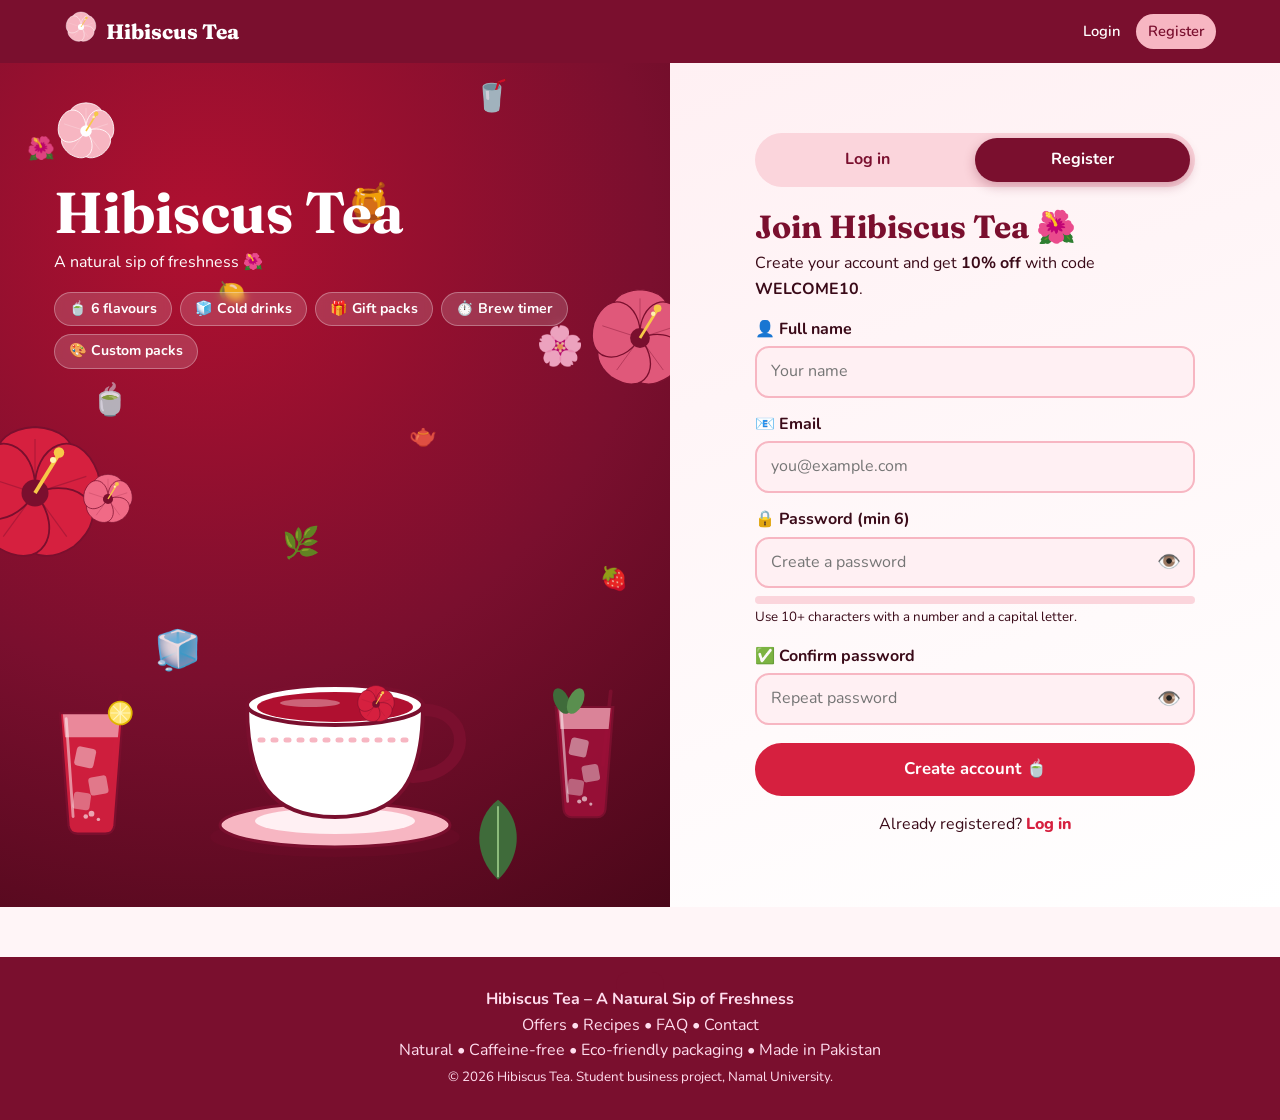
<file: hibiscus_tea_single.html>
<!DOCTYPE html>
<html lang="en">
<head>
<meta charset="UTF-8">
<meta name="viewport" content="width=device-width, initial-scale=1">
<title>Florenza-Hibiscus Tea – A Natural Sip of Freshness</title>
<link rel="preconnect" href="https://fonts.googleapis.com">
<link href="https://fonts.googleapis.com/css2?family=Fraunces:ital,wght@0,600;0,800;1,500&family=Nunito:wght@400;600;700&display=swap" rel="stylesheet">
<style>
:root{--wine:#7a0f2e;--red:#d6203f;--rose:#f7b6c2;--blush:#fff0f3;--pink:#fbd5dc;--leaf:#3f6b3a;--ink:#3a0a18;--card:#fff;--bg:#fff5f7;--r:22px}
body.dark{--bg:#2a0612;--card:#3d0c1d;--ink:#ffe4ea;--blush:#47101f;--pink:#5a1427}
*{box-sizing:border-box;margin:0}
body{font-family:Nunito,system-ui,sans-serif;background:var(--bg);color:var(--ink);line-height:1.6;overflow-x:hidden}
h1,h2,h3{font-family:Fraunces,Georgia,serif;color:var(--wine);line-height:1.15}
body.dark h1,body.dark h2,body.dark h3{color:#ffb3c3}
a{color:inherit;text-decoration:none}
button{font:inherit;cursor:pointer}
:focus-visible{outline:3px solid var(--red);outline-offset:2px}
header{position:sticky;top:0;z-index:50;background:var(--wine);color:#fff;display:flex;align-items:center;gap:14px;padding:10px 5%;flex-wrap:wrap}
.logo{font-family:Fraunces,serif;font-weight:800;font-size:1.3rem;display:flex;align-items:center;gap:8px}
.logo svg{width:34px;height:34px}
nav{display:flex;gap:4px;flex-wrap:wrap;margin-left:auto}
nav a{padding:6px 12px;border-radius:20px;font-weight:600;font-size:.92rem}
nav a:hover,nav a.on{background:var(--rose);color:var(--wine)}
.avatar{width:34px;height:34px;border-radius:50%;object-fit:cover;background:var(--rose);display:inline-grid;place-items:center;color:var(--wine);font-weight:800}
.btn{background:var(--red);color:#fff;border:0;padding:11px 24px;border-radius:30px;font-weight:700;transition:transform .2s,background .2s;display:inline-block}
.btn:hover{background:var(--wine);transform:translateY(-2px)}
.btn.alt{background:transparent;border:2px solid var(--wine);color:var(--wine)}
body.dark .btn.alt{color:#ffb3c3;border-color:#ffb3c3}
main{min-height:70vh}
section.pg{padding:50px 5%;max-width:1200px;margin:auto}
.hero{background:linear-gradient(135deg,var(--pink),var(--blush));display:grid;grid-template-columns:1.1fr 1fr;align-items:center;gap:20px;padding:50px 5%;position:relative;overflow:hidden;min-height:560px}
.hero h1{font-size:clamp(2.2rem,5vw,3.8rem);margin-bottom:14px}
.hero p{max-width:480px;margin-bottom:22px}
.hero .art{position:relative;height:420px}
.hero .art .cup{position:absolute;left:50%;top:50%;width:330px;transform:translate(-50%,-45%)}
.hero .art .fl{position:absolute}
@media(max-width:800px){.hero{grid-template-columns:1fr}.hero .art{height:320px}}
.petal{position:absolute;top:-40px;width:22px;opacity:.8;pointer-events:none;animation:fall linear infinite}
@keyframes fall{to{transform:translateY(700px) rotate(540deg)}}
.sway{animation:sway 5s ease-in-out infinite;transform-origin:50% 100%}
.spin{animation:spin 24s linear infinite}
.bob{animation:bob 4s ease-in-out infinite}
@keyframes sway{50%{transform:rotate(9deg)}}
@keyframes spin{to{transform:rotate(360deg)}}
@keyframes bob{50%{transform:translateY(-14px)}}
.steam path{stroke:#fff;stroke-width:4;fill:none;stroke-linecap:round;opacity:0;animation:steam 3s ease-in-out infinite}
.steam path:nth-child(2){animation-delay:1s}.steam path:nth-child(3){animation-delay:2s}
@keyframes steam{0%{opacity:0;transform:translateY(10px)}40%{opacity:.8}100%{opacity:0;transform:translateY(-30px)}}
.bub circle{fill:#fff;opacity:.6;animation:rise 3s linear infinite}
.bub circle:nth-child(2){animation-delay:1s}.bub circle:nth-child(3){animation-delay:2s}
@keyframes rise{from{transform:translateY(0)}to{transform:translateY(-90px);opacity:0}}
.grid{display:grid;grid-template-columns:repeat(auto-fill,minmax(250px,1fr));gap:22px;margin-top:26px}
.card{background:var(--card);border-radius:var(--r);padding:20px;box-shadow:0 8px 24px rgba(122,15,46,.12);text-align:center;transition:transform .3s}
.card:hover{transform:translateY(-6px) rotate(-.6deg)}
.card svg.item{width:150px;height:150px}
.card h3{font-size:1.25rem;margin:8px 0 4px}
.card .price{font-weight:800;color:var(--red);margin:6px 0 10px}
.tag{display:inline-block;background:var(--rose);color:var(--wine);border-radius:12px;padding:2px 10px;font-size:.78rem;font-weight:700;margin:2px}
.bar{background:var(--wine);color:#fff;text-align:center;padding:30px 5%;display:flex;gap:30px;justify-content:space-around;flex-wrap:wrap}
.bar b{font-family:Fraunces,serif;font-size:1.3rem;display:block}
.two{display:grid;grid-template-columns:1fr 1fr;gap:30px;align-items:center}
@media(max-width:800px){.two{grid-template-columns:1fr}}
.form{max-width:430px;margin:40px auto;background:var(--card);padding:32px;border-radius:var(--r);box-shadow:0 12px 36px rgba(122,15,46,.18);position:relative;overflow:hidden}
.form label{display:block;font-weight:700;margin:14px 0 4px}
input,select,textarea{width:100%;padding:11px 14px;border:2px solid var(--rose);border-radius:14px;font:inherit;background:var(--blush);color:var(--ink)}
input:focus,select:focus{border-color:var(--red);outline:0}
.msg{margin-top:12px;font-weight:700;color:var(--red)}
.ok{color:var(--leaf)}
.timer{display:grid;place-items:center;gap:14px;text-align:center}
.ring{position:relative;width:260px;height:260px}
.ring svg{width:100%;height:100%;transform:rotate(-90deg)}
.ring .t{position:absolute;inset:0;display:grid;place-items:center;font-family:Fraunces,serif;font-size:3rem;color:var(--wine)}
body.dark .ring .t{color:#ffb3c3}
.steps{counter-reset:s;list-style:none;padding:0}
.steps li{counter-increment:s;background:var(--card);margin:10px 0;padding:14px 16px 14px 60px;border-radius:16px;position:relative}
.steps li:before{content:counter(s);position:absolute;left:14px;top:50%;transform:translateY(-50%);background:var(--red);color:#fff;width:32px;height:32px;border-radius:50%;display:grid;place-items:center;font-weight:800}
.chips{display:flex;gap:8px;flex-wrap:wrap;margin:10px 0}
.chip{border:2px solid var(--wine);background:none;color:var(--wine);padding:6px 14px;border-radius:20px;font-weight:700}
body.dark .chip{color:#ffb3c3;border-color:#ffb3c3}
.chip.on{background:var(--wine);color:#fff}
.sw{width:34px;height:34px;border-radius:50%;border:3px solid #fff;box-shadow:0 0 0 2px var(--wine);margin:3px}
#toast{position:fixed;bottom:24px;left:50%;transform:translate(-50%,120px);background:var(--wine);color:#fff;padding:12px 24px;border-radius:30px;transition:.4s;z-index:99}
#toast.show{transform:translate(-50%,0)}
footer{background:var(--wine);color:#fde;text-align:center;padding:30px 5%;margin-top:50px}
.big-av{width:120px;height:120px;border-radius:50%;object-fit:cover;background:var(--rose);display:grid;place-items:center;font-size:3rem;color:var(--wine);margin:auto;border:4px solid var(--red)}
.row{display:flex;justify-content:space-between;align-items:center;gap:10px;padding:10px 0;border-bottom:1px dashed var(--rose)}
body.noanim *{animation:none!important}
@media(prefers-reduced-motion:reduce){*{animation:none!important}}

/* ---- extra ---- */
.strip{background:var(--red);color:#fff;text-align:center;padding:8px 5%;font-weight:600}
.more{position:relative}
.more summary{list-style:none;padding:6px 12px;border-radius:20px;font-weight:600;font-size:.92rem;cursor:pointer}
.more summary::-webkit-details-marker{display:none}
.more summary:hover,.more[open] summary{background:var(--rose);color:var(--wine)}
.more div{position:absolute;right:0;top:110%;background:var(--wine);border-radius:16px;padding:8px;display:grid;min-width:170px;box-shadow:0 12px 30px rgba(0,0,0,.3);z-index:60}
.heart{position:absolute;right:14px;top:12px;background:none;border:0;font-size:1.5rem;color:#d9b3bb;transition:transform .2s}
.heart:hover{transform:scale(1.25)}.heart.on{color:var(--red)}
.bar.light{background:var(--pink);color:var(--wine)}
body.dark .bar.light{color:#ffb3c3}
.quizcta{display:flex;align-items:center;gap:24px;justify-content:center;flex-wrap:wrap}
.cl{display:flex;align-items:center;justify-content:space-between;gap:12px;margin-bottom:12px;padding:14px 18px;text-align:left}
.qty{display:flex;align-items:center;gap:10px}
.qty button,.x{width:30px;height:30px;border-radius:50%;border:2px solid var(--wine);background:none;color:var(--wine);font-weight:800}
body.dark .qty button,body.dark .x{color:#ffb3c3;border-color:#ffb3c3}
.x{border-color:transparent}
.acc{background:var(--card);border-radius:16px;padding:14px 18px;margin:12px 0;box-shadow:0 4px 14px rgba(122,15,46,.1)}
.acc summary{font-weight:700;cursor:pointer;font-family:Fraunces,serif;color:var(--wine)}
body.dark .acc summary{color:#ffb3c3}
.acc ul,.acc ol{margin:6px 0 10px 20px}
.coupon{border:3px dashed var(--red)}
.coupon h3{letter-spacing:2px}
.prog{background:var(--pink);border-radius:20px;height:12px;overflow:hidden;margin:10px 0}
.prog i{display:block;height:100%;background:var(--red);border-radius:20px}
.stars{color:#f0a500;letter-spacing:2px;font-size:1.1rem}
.note{margin-top:24px;text-align:left;border-left:6px solid var(--red)}
textarea{resize:vertical}
nav{align-items:center}

/* ---- rich auth ---- */
.auth{display:grid;grid-template-columns:1.1fr 1fr;min-height:calc(100vh - 56px)}
.aart{position:relative;overflow:hidden;background:radial-gradient(circle at 30% 20%,#b01030,#7a0f2e 55%,#4a0719);color:#fff;min-height:620px}
.aart>*{position:absolute}
.aart .petal{z-index:1}
.emo{z-index:1;animation:floaty 6s ease-in-out infinite;opacity:.85}
@keyframes floaty{50%{transform:translateY(-18px) rotate(10deg)}}
.abrand{position:relative!important;z-index:4;padding:36px 8%}
.alogo{width:64px}
.abrand h1{color:#fff;font-size:clamp(2.3rem,4.5vw,3.6rem);margin:8px 0 4px}
.achips{display:flex;flex-wrap:wrap;gap:8px;margin-top:16px}
.achips span{background:rgba(255,255,255,.16);border:1px solid rgba(255,255,255,.3);backdrop-filter:blur(4px);padding:5px 14px;border-radius:20px;font-weight:700;font-size:.88rem}
.a-cup{left:50%;bottom:4%;width:300px;margin-left:-150px;z-index:3}
.a-gl1{left:5%;bottom:7%;width:115px;z-index:3}
.a-gl2{right:5%;bottom:9%;width:105px;z-index:3}
.a-fl1{left:-40px;top:42%;width:150px;z-index:2}
.a-fl2{right:-25px;top:26%;width:110px;z-index:2}
.a-fl3{left:12%;bottom:44%;width:56px;z-index:2}
.a-lf{right:22%;bottom:2%;width:50px;z-index:2}
.aform{background:linear-gradient(160deg,#fff0f3,#fff);display:flex;align-items:center;padding:40px 6%;color:#3a0a18}
.ainner{width:100%;max-width:440px;margin:auto}
.aform h2{font-size:2rem;color:var(--wine)}
.sub{margin:6px 0 4px}
.atabs{display:flex;background:var(--pink);border-radius:30px;padding:5px;margin-bottom:22px}
.atabs a{flex:1;text-align:center;padding:9px;border-radius:25px;font-weight:700;color:var(--wine)}
.atabs a.on{background:var(--wine);color:#fff;box-shadow:0 4px 12px rgba(122,15,46,.3)}
.aform label{display:block;font-weight:700;margin:14px 0 4px}
.pw{position:relative}
.pw input{padding-right:46px}
.eye{position:absolute;right:8px;top:50%;transform:translateY(-50%);background:none;border:0;font-size:1.2rem}
.btn.wide{width:100%;margin-top:6px;font-size:1.05rem;padding:13px}
.meter{height:8px;background:var(--pink);border-radius:8px;margin-top:8px;overflow:hidden}
.meter i{display:block;height:100%;width:0;border-radius:8px;transition:.3s}
.alt-link{text-align:center;margin-top:16px}
.alt-link a{color:var(--red);font-weight:800}
@media(max-width:800px){.auth{grid-template-columns:1fr}.aart{min-height:560px}.a-cup{width:240px;margin-left:-120px}}
</style>
</head>
<body>
<header>
  <a class="logo" href="#/home"><span id="lg"></span>Hibiscus Tea</a>
  <nav id="nav"></nav>
</header>
<main id="app"></main>
<footer>
  <b>Hibiscus Tea – A Natural Sip of Freshness</b><br>
  <a href="#/offers">Offers</a> • <a href="#/recipes">Recipes</a> • <a href="#/faq">FAQ</a> • <a href="#/contact">Contact</a><br>
  Natural • Caffeine-free • Eco-friendly packaging • Made in Pakistan<br>
  <small>© 2026 Hibiscus Tea. Student business project, Namal University.</small>
</footer>
<div id="toast"></div>

<script>
/* ---------- Safety: storage fallback + link fix for iframes (Streamlit) ---------- */
(function(){try{localStorage.setItem('__t','1');localStorage.removeItem('__t')}catch(e){const m={};Object.defineProperty(window,'localStorage',{value:new Proxy({getItem:k=>k in m?m[k]:null,setItem:(k,v)=>{m[k]=String(v)},removeItem:k=>{delete m[k]}},{get:(t,k)=>k in t?t[k]:m[k],set:(t,k,v)=>{m[k]=String(v);return true},deleteProperty:(t,k)=>{delete m[k];return true}})})}})();
document.addEventListener('click',e=>{const a=e.target.closest&&e.target.closest('a[href^="#/"]');if(!a)return;e.preventDefault();const h=a.getAttribute('href');if(location.hash===h)window.dispatchEvent(new HashChangeEvent('hashchange'));else location.hash=h});
/* ---------- SVG helpers ---------- */
const $=s=>document.querySelector(s);
const flower=(c='#d6203f',d='#7a0f2e',cls='')=>{
  let p='';for(let i=0;i<5;i++)p+=`<path d="M50 50C18 42 14 8 50 6C86 8 82 42 50 50Z" fill="${c}" stroke="${d}" stroke-width="1.2" transform="rotate(${i*72} 50 50)"/><path d="M50 48L50 14" stroke="${d}" stroke-width=".8" opacity=".4" transform="rotate(${i*72} 50 50)"/>`;
  return `<svg class="${cls}" viewBox="0 0 100 100">${p}<circle cx="50" cy="50" r="9" fill="${d}"/><path d="M50 50L66 24" stroke="#f7c948" stroke-width="2.5"/><circle cx="66" cy="23" r="3.5" fill="#f7c948"/><circle cx="62" cy="28" r="2" fill="#fff3b0"/></svg>`};
const leaf=(cls='')=>`<svg class="${cls}" viewBox="0 0 60 100"><path d="M30 98C0 70 0 25 30 2C60 25 60 70 30 98Z" fill="#3f6b3a"/><path d="M30 95V10" stroke="#9ccc8a" stroke-width="2"/></svg>`;
const cup=(tea='#b01030',cls='',flowerOn=true)=>`<svg class="${cls}" viewBox="0 0 300 260">
<ellipse cx="150" cy="232" rx="125" ry="20" fill="#7a0f2e" opacity=".25"/>
<ellipse cx="150" cy="220" rx="115" ry="22" fill="#f7b6c2" stroke="#7a0f2e" stroke-width="3"/>
<ellipse cx="150" cy="216" rx="80" ry="13" fill="#fff0f3"/>
<path d="M232 105C290 100 290 170 228 172" fill="none" stroke="#7a0f2e" stroke-width="12" stroke-linecap="round"/>
<path d="M62 100H238C238 175 215 212 150 212C85 212 62 175 62 100Z" fill="#fff" stroke="#7a0f2e" stroke-width="4"/>
<path d="M75 135H225" stroke="#f7b6c2" stroke-width="5" stroke-dasharray="3 10" stroke-linecap="round"/>
<ellipse cx="150" cy="100" rx="88" ry="20" fill="#fff" stroke="#7a0f2e" stroke-width="4"/>
<ellipse cx="150" cy="102" rx="78" ry="15" fill="${tea}"/>
<ellipse cx="125" cy="98" rx="30" ry="4" fill="#fff" opacity=".35"/>
${flowerOn?`<g class="bob" style="transform-origin:150px 100px"><g transform="translate(170 78) scale(.42)">${flower().replace(/<\/?svg[^>]*>/g,'')}</g></g>`:''}
<g class="steam" transform="translate(0 20)"><path d="M115 70C100 50 130 40 115 18"/><path d="M150 70C135 50 165 40 150 18"/><path d="M185 70C170 50 200 40 185 18"/></g></svg>`;
const glass=(liq='#d6203f',top='#f7b6c2',garn='lemon',cls='')=>`<svg class="${cls}" viewBox="0 0 200 260">
<path d="M150 10L135 150" stroke="#7a0f2e" stroke-width="7" stroke-linecap="round"/>
<path d="M45 40H155L140 235C139 245 132 250 124 250H76C68 250 61 245 60 235Z" fill="${liq}" opacity=".92"/>
<path d="M50 40H150L146 82H54Z" fill="${top}" opacity=".7"/>
<rect x="72" y="100" width="34" height="34" rx="6" fill="#fff" opacity=".45" transform="rotate(12 89 117)"/>
<rect x="96" y="150" width="32" height="32" rx="6" fill="#fff" opacity=".4" transform="rotate(-10 112 166)"/>
<rect x="68" y="178" width="30" height="30" rx="6" fill="#fff" opacity=".35" transform="rotate(8 83 193)"/>
<g class="bub"><circle cx="90" cy="220" r="4"/><circle cx="112" cy="225" r="3"/><circle cx="100" cy="215" r="5"/></g>
<path d="M45 40H155L140 235C139 245 132 250 124 250H76C68 250 61 245 60 235Z" fill="none" stroke="#7a0f2e" stroke-width="4"/>
<path d="M56 50L68 220" stroke="#fff" stroke-width="5" opacity=".5" stroke-linecap="round"/>
${garn==='lemon'?'<g transform="translate(150 40)"><circle r="20" fill="#ffe36e" stroke="#e0b400" stroke-width="3"/><path d="M0 -17V17M-17 0H17M-12 -12L12 12M12 -12L-12 12" stroke="#fff6bf" stroke-width="2"/></g>':garn==='mint'?'<g transform="translate(70 38)"><ellipse rx="14" ry="26" fill="#3f6b3a" transform="rotate(-25) translate(-8 -14)"/><ellipse rx="14" ry="26" fill="#5a8f4f" transform="rotate(25) translate(8 -14)"/></g>':'<g transform="translate(150 38) scale(.38)">'+flower().replace(/<\/?svg[^>]*>/g,'')+'</g>'}
</svg>`;
const tin=(c='#7a0f2e',txt='Hibiscus',shape='tin')=>`<svg viewBox="0 0 200 240">${shape==='box'?`<rect x="30" y="40" width="140" height="170" rx="10" fill="${c}"/><rect x="30" y="40" width="140" height="22" fill="#000" opacity=".15"/>`:shape==='pouch'?`<path d="M40 30H160L170 220H30Z" fill="${c}"/><path d="M40 40H160" stroke="#fff" stroke-dasharray="4 4" opacity=".6"/>`:`<rect x="45" y="25" width="110" height="26" rx="8" fill="#f7b6c2"/><rect x="40" y="48" width="120" height="165" rx="14" fill="${c}"/>`}
<g transform="translate(66 80) scale(.7)">${flower('#fff0f3','#f7b6c2').replace(/<\/?svg[^>]*>/g,'')}</g>
<text x="100" y="175" text-anchor="middle" font-family="Fraunces,serif" font-size="17" font-weight="800" fill="#fff">${txt.replace(/[<>&]/g,'')}</text>
<text x="100" y="195" text-anchor="middle" font-size="9" fill="#fbd5dc">NATURAL • CAFFEINE-FREE</text></svg>`;

/* ---------- Data ---------- */
const TEAS=[
{n:'Classic Hibiscus',c:'#b01030',t:5,p:650,d:'Pure tangy hibiscus. Rich in antioxidants.',tg:['Pure','Tart']},
{n:'Lemon Hibiscus',c:'#d9461f',t:4,p:700,d:'Fresh lemon zest for a bright, zingy cup.',tg:['Citrus','Fresh']},
{n:'Mint Hibiscus',c:'#9c1038',t:4,p:700,d:'Cooling pudina with hibiscus. Great after meals.',tg:['Cooling','Digestive']},
{n:'Honey Hibiscus',c:'#c1412b',t:5,p:800,d:'Soft natural sweetness, perfect for winter evenings.',tg:['Sweet','Cozy']},
{n:'Rose Hibiscus',c:'#c2185b',t:6,p:850,d:'Gulab petals meet hibiscus. Floral and calming.',tg:['Floral','Calm']},
{n:'Ginger Hibiscus',c:'#a8281c',t:7,p:750,d:'Adrak warmth for cold days and sore throats.',tg:['Warm','Spicy']}];
const COLD=[
{n:'Hibiscus Iced Cooler',l:'#d6203f',g:'lemon',p:350,d:'Chilled hibiscus, lemon, plenty of ice.'},
{n:'Pudina Mojito',l:'#9c1038',g:'mint',p:380,d:'Mint, lime and hibiscus. Summer in a glass.'},
{n:'Berry Blush Sparkle',l:'#c2185b',g:'flower',p:420,d:'Hibiscus, berries and soda. Fizzy and pink.'},
{n:'Gulab Hibiscus Sharbat',l:'#e0587a',g:'flower',p:360,d:'A modern twist on our classic sharbat.'}];
const PACKS=[
{n:'Starter Sip Box',c:'#7a0f2e',sh:'box',p:1800,d:'3 flavours, 10 tea bags each.'},
{n:'Family Chai Time',c:'#d6203f',sh:'tin',p:3200,d:'6 flavours, a ceramic cup set and honey.'},
{n:'Eid / Shaadi Hamper',c:'#a8123c',sh:'pouch',p:5500,d:'Premium tins, 2 cups, a glass bottle and a card.'}];

/* ---------- Store ---------- */
const store={
 users:()=>JSON.parse(localStorage.ht_users||'[]'),
 save:u=>localStorage.ht_users=JSON.stringify(u),
 me:()=>store.users().find(u=>u.email===localStorage.ht_me),
 upd(fn){const us=store.users(),m=us.find(u=>u.email===localStorage.ht_me);if(m){fn(m);store.save(us)}}
};
function toast(m){const t=$('#toast');t.textContent=m;t.className='show';setTimeout(()=>t.className='',2200)}
function applyPrefs(){const m=store.me();document.body.classList.toggle('dark',!!(m&&m.dark));document.body.classList.toggle('noanim',!!(m&&m.noanim))}

/* ---------- Nav ---------- */
const LINKS=[['home','Home'],['teas','Teas'],['cold','Cold Drinks'],['howto','How to Brew'],['gifts','Gift Packs'],['custom','Customize'],['offers','Offers']];
const MORE=[['benefits','Benefits'],['recipes','Recipes'],['quiz','Flavour Quiz'],['reviews','Reviews'],['faq','FAQ'],['contact','Contact'],['about','About']];
function renderNav(){
 const m=store.me(),h=(location.hash||'#/home').slice(2);
 $('#lg').innerHTML=flower('#f7b6c2','#fff','');
 $('#nav').innerHTML=(m?LINKS:[]).map(lk).join('')+(m?`<details class="more"><summary>More</summary><div>${MORE.map(lk).join('')}</div></details>`:'')+
 (m?`<a href="#/cart" class="${h==='cart'?'on':''}">Cart (${cartCount()})</a>`:'')+
 (m?`<a href="#/profile" aria-label="Profile">${m.pic?`<img class="avatar" src="${m.pic}" alt="">`:`<span class="avatar">${m.name[0].toUpperCase()}</span>`}</a>`
   :`<a href="#/login">Login</a><a href="#/register" class="on">Register</a>`)}

/* ---------- Pages ---------- */
const pages={
home(){
 let petals='';for(let i=0;i<10;i++)petals+=`<div class="petal" style="left:${Math.random()*100}%;animation-duration:${8+Math.random()*8}s;animation-delay:-${Math.random()*10}s">${flower('#d6203f','#7a0f2e')}</div>`;
 return `<div class="hero">${petals}
 <div><h1>A natural sip of freshness.</h1><p>Caffeine-free hibiscus tea, hot or iced, grown by local farmers and packed in eco-friendly boxes. Rich in antioxidants, light on your pocket.</p>
 <a class="btn" href="#/teas">Shop teas</a> <a class="btn alt" href="#/cold">Cold drinks</a></div>
 <div class="art">${cup('#b01030','cup')}<div class="fl sway" style="width:120px;left:2%;top:4%">${flower()}</div><div class="fl spin" style="width:90px;right:4%;top:10%">${flower('#e0587a','#7a0f2e')}</div><div class="fl bob" style="width:60px;left:12%;bottom:6%">${leaf()}</div><div class="fl sway" style="width:100px;right:2%;bottom:2%">${flower('#f06a86','#7a0f2e')}</div></div></div>
 <div class="bar"><div><b>Delivery across Pakistan</b>Free above Rs 3,000</div><div><b>Fresh weekly batches</b>Never stale, always fragrant</div><div><b>10% off your first order</b>Code WELCOME10</div><div><b>Local flowers</b>Supporting our farmers</div></div>
 <section class="pg"><h2>Our favourite flavours</h2><div class="grid">${TEAS.slice(0,3).map(teaCard).join('')}</div>
 <h2 style="margin-top:50px">Cool down with a glass</h2><div class="grid">${COLD.slice(0,2).map(coldCard).join('')}</div></section>`},
teas(){return `<section class="pg"><h2>Tea flavours</h2><p>Every cup is a different colour. Pick one and add it to your cart.</p><div class="grid">${TEAS.map(teaCard).join('')}</div></section>`},
cold(){return `<section class="pg"><h2>Cold drinks</h2><p>Brew strong, pour over ice, and enjoy.</p><div class="grid">${COLD.map(coldCard).join('')}</div>
 <div class="card" style="margin-top:30px;text-align:left"><h3>Quick iced hibiscus recipe</h3><ol class="steps"><li>Steep 2 tea bags in 250 ml hot water for 5 minutes.</li><li>Remove the bags and add honey or sugar while warm.</li><li>Cool for 10 minutes, then pour over a glass full of ice.</li><li>Top with lemon, mint, or a splash of soda.</li></ol></div></section>`},
howto(){return `<section class="pg"><h2>How to brew the perfect cup</h2><div class="two"><div class="timer"><div class="chips" id="tchips">${TEAS.map((t,i)=>`<button class="chip ${i?'':'on'}" data-i="${i}">${t.n.split(' ')[0]}</button>`).join('')}</div>
 <div class="ring"><svg viewBox="0 0 100 100"><circle cx="50" cy="50" r="45" fill="none" stroke="#fbd5dc" stroke-width="7"/><circle id="arc" cx="50" cy="50" r="45" fill="none" stroke="#d6203f" stroke-width="7" stroke-linecap="round" stroke-dasharray="282.7" stroke-dashoffset="0"/></svg><div class="t" id="tt">05:00</div></div>
 <div id="tcup" style="width:200px"></div>
 <div><button class="btn" id="go">Start</button> <button class="btn alt" id="rs">Reset</button></div><div id="tmsg" class="msg ok"></div></div>
 <div><ol class="steps"><li>Boil fresh water, then wait 30 seconds.</li><li>Place one tea bag in your cup (or 1 tsp loose tea).</li><li>Pour 200 ml hot water and start the timer.</li><li>Watch the colour deepen. Remove the bag when the timer rings.</li><li>Add honey or lemon, sip slowly, and relax.</li></ol></div></div></section>`},
gifts(){return `<section class="pg"><h2>Gift packs</h2><p>Beautiful boxes for Eid, birthdays and weddings. Personalise any pack in <a href="#/custom" style="color:var(--red);font-weight:700">Customize</a>.</p><div class="grid">${PACKS.map(k=>`<div class="card">${tin(k.c,k.n.split(' ')[0],k.sh).replace('<svg','<svg class="item"')}<h3>${k.n}</h3><p>${k.d}</p><div class="price">Rs ${k.p}</div><button class="btn" onclick="add('${k.n}')">Add to cart</button></div>`).join('')}</div></section>`},
custom(){return `<section class="pg"><h2>Design your own pack</h2><div class="two"><div class="card" id="prev" style="min-height:380px;display:grid;place-items:center"></div>
 <div class="card" style="text-align:left"><label><b>Name on the pack</b></label><input id="cn" maxlength="14" value="${(store.me()||{name:'Hibiscus'}).name.split(' ')[0]}">
 <p style="margin-top:14px"><b>Shape</b></p><div class="chips" id="csh"><button class="chip on" data-v="tin">Tin</button><button class="chip" data-v="box">Box</button><button class="chip" data-v="pouch">Pouch</button></div>
 <p><b>Colour</b></p><div id="ccl">${['#7a0f2e','#d6203f','#c2185b','#3f6b3a','#4a1942','#e0587a'].map(c=>`<button class="sw" data-v="${c}" style="background:${c}" aria-label="${c}"></button>`).join('')}</div>
 <p style="margin-top:12px"><b>Flavour inside</b></p><select id="cf">${TEAS.map(t=>`<option>${t.n}</option>`).join('')}</select>
 <p style="margin-top:16px"><button class="btn" id="cadd">Add to cart – Rs 1,200</button> <button class="btn alt" id="csv">Save design</button></p></div></div></section>`},
about(){return `<section class="pg"><div class="two"><div><h2>Why hibiscus?</h2><p style="margin:14px 0">Hibiscus tea is naturally tangy, caffeine-free and rich in antioxidants. We wanted a healthy drink that students, families and tea lovers in Pakistan can afford every day.</p><p>We source flowers from local farmers, pack in eco-friendly materials, and follow PFA and FBR regulations. Our promise: grow naturally.</p></div>
 <div style="display:grid;place-items:center">${cup('#b01030','',true).replace('<svg','<svg style="width:320px"')}</div></div>
 <h2 style="margin-top:40px">Who we serve</h2><div class="grid">${['Health-conscious people (18–35)','Students and young professionals','Families who want natural drinks','Tea lovers who want new flavours','Eco-aware customers'].map(s=>`<div class="card"><div style="width:60px;margin:auto">${flower('#e0587a')}</div><h3 style="font-size:1.05rem">${s}</h3></div>`).join('')}</div></section>`},
login(){return `<section class="pg"><div class="form"><div style="position:absolute;right:-30px;top:-30px;width:110px;opacity:.9" class="spin">${flower()}</div><h2>Welcome back</h2>
 <label for="e">Email</label><input id="e" type="email" autocomplete="email"><label for="p">Password</label><input id="p" type="password" autocomplete="current-password">
 <p style="margin-top:20px"><button class="btn" id="lb">Log in</button></p><div class="msg" id="m"></div><p style="margin-top:14px">New here? <a href="#/register" style="color:var(--red);font-weight:700">Create an account</a></p></div></section>`},
register(){return `<section class="pg"><div class="form"><div style="position:absolute;left:-30px;top:-30px;width:110px" class="spin">${flower('#e0587a')}</div><h2 style="text-align:right">Join Hibiscus Tea</h2>
 <label for="n">Full name</label><input id="n"><label for="e">Email</label><input id="e" type="email"><label for="p">Password (min 6)</label><input id="p" type="password" autocomplete="new-password"><label for="p2">Confirm password</label><input id="p2" type="password">
 <p style="margin-top:20px"><button class="btn" id="rb">Create account</button></p><div class="msg" id="m"></div><p style="margin-top:14px">Already registered? <a href="#/login" style="color:var(--red);font-weight:700">Log in</a></p></div></section>`},
profile(){const m=store.me();if(!m){location.hash='#/login';return ''}
 return `<section class="pg"><div class="form" style="max-width:520px"><div id="bav">${m.pic?`<img class="big-av" src="${m.pic}" alt="Profile picture">`:`<div class="big-av">${m.name[0].toUpperCase()}</div>`}</div>
 <p style="text-align:center;margin:10px 0"><label class="btn alt" style="cursor:pointer;margin:0">Upload picture<input type="file" id="pf" accept="image/*" hidden></label></p>
 <h2 style="text-align:center">Settings</h2>
 <label for="n">Full name</label><input id="n" value="${m.name}"><label>Email</label><input value="${m.email}" disabled>
 <div class="row"><span>Dark mode</span><input type="checkbox" id="dk" style="width:22px" ${m.dark?'checked':''}></div>
 <div class="row"><span>Turn off animations</span><input type="checkbox" id="na" style="width:22px" ${m.noanim?'checked':''}></div>
 <p style="margin-top:18px"><button class="btn" id="sv">Save changes</button> <button class="btn alt" id="lo">Log out</button></p><div class="msg ok" id="m"></div>
 ${accountHTML(m)}${m.design?`<h3 style="margin-top:20px">Your saved design</h3><div style="width:150px;margin:auto">${tin(m.design.c,m.design.n,m.design.s)}</div>`:''}</div></section>`}
};
function teaCard(t){return `<div class="card" style="position:relative"><button class="heart ${wl().includes(t.n)?'on':''}" aria-label="Add to wishlist" onclick="wish('${t.n}',this)">♥</button>${cup(t.c,'item',false)}<h3>${t.n}</h3><div>${t.tg.map(x=>`<span class="tag">${x}</span>`).join('')}<span class="tag">${t.t} min</span></div><p>${t.d}</p><div class="price">Rs ${t.p}</div><button class="btn" onclick="add('${t.n}')">Add to cart</button></div>`}
function coldCard(c){return `<div class="card">${glass(c.l,'#f7b6c2',c.g,'item')}<h3>${c.n}</h3><p>${c.d}</p><div class="price">Rs ${c.p}</div><button class="btn" onclick="add('${c.n}')">Add to cart</button></div>`}

/* ---------- Page behaviours ---------- */
const after={
howto(){
 let i=0,left=TEAS[0].t*60,tot=left,iv=null;
 const tt=$('#tt'),arc=$('#arc'),msg=$('#tmsg');
 const draw=()=>{tt.textContent=String(Math.floor(left/60)).padStart(2,'0')+':'+String(left%60).padStart(2,'0');arc.style.strokeDashoffset=282.7*(1-left/tot);
  const k=1-left/tot;$('#tcup').innerHTML=cup(`hsl(${350-0},${40+60*k}%,${70-35*k}%)`,'',false)};
 const set=n=>{clearInterval(iv);iv=null;i=n;tot=left=TEAS[n].t*60;$('#go').textContent='Start';msg.textContent='Steep time for '+TEAS[n].n+': '+TEAS[n].t+' min';draw()};
 const beep=()=>{try{const a=new AudioContext(),o=a.createOscillator();o.connect(a.destination);o.frequency.value=880;o.start();setTimeout(()=>o.stop(),600)}catch(e){}};
 $('#tchips').onclick=e=>{const b=e.target.closest('.chip');if(!b)return;document.querySelectorAll('#tchips .chip').forEach(x=>x.classList.remove('on'));b.classList.add('on');set(+b.dataset.i)};
 $('#go').onclick=e=>{if(iv){clearInterval(iv);iv=null;e.target.textContent='Resume';return}
  e.target.textContent='Pause';iv=setInterval(()=>{left--;draw();if(left<=0){clearInterval(iv);iv=null;$('#go').textContent='Start';msg.textContent='Your tea is ready! Remove the tea bag.';beep();left=tot}},1000)};
 $('#rs').onclick=()=>set(i);set(0)},
custom(){
 const st={c:'#7a0f2e',s:'tin'},draw=()=>$('#prev').innerHTML=`<div style="width:260px" class="bob">${tin(st.c,$('#cn').value||'Hibiscus',st.s)}</div>`;
 $('#cn').oninput=draw;
 $('#csh').onclick=e=>{const b=e.target.closest('.chip');if(!b)return;document.querySelectorAll('#csh .chip').forEach(x=>x.classList.remove('on'));b.classList.add('on');st.s=b.dataset.v;draw()};
 $('#ccl').onclick=e=>{if(e.target.dataset.v){st.c=e.target.dataset.v;draw()}};
 $('#cadd').onclick=()=>add('Custom pack');
 $('#csv').onclick=()=>{if(!store.me()){toast('Please log in to save your design');return}store.upd(m=>m.design={c:st.c,s:st.s,n:$('#cn').value||'Hibiscus'});toast('Design saved to your profile')};
 draw()},
login(){$('#lb').onclick=()=>{const u=store.users().find(x=>x.email===$('#e').value.trim().toLowerCase()&&x.pw===btoa($('#p').value));
  if(!u){$('#m').textContent='Email or password is wrong. Check both and try again.';return}
  localStorage.ht_me=u.email;location.hash='#/home'}},
register(){$('#rb').onclick=()=>{const n=$('#n').value.trim(),e=$('#e').value.trim().toLowerCase(),p=$('#p').value,m=$('#m');
  if(!n||!/^\S+@\S+\.\S+$/.test(e))return m.textContent='Enter your name and a valid email.';
  if(p.length<6)return m.textContent='Password must be at least 6 characters.';
  if(p!==$('#p2').value)return m.textContent='Passwords do not match.';
  const us=store.users();if(us.some(x=>x.email===e))return m.textContent='This email is already registered. Log in instead.';
  us.push({name:n,email:e,pw:btoa(p)});store.save(us);localStorage.ht_me=e;toast('Account created. Welcome, '+n.split(' ')[0]+'!');location.hash='#/home'}},
profile(){
 $('#pf').onchange=e=>{const f=e.target.files[0];if(!f)return;if(f.size>1.5e6){$('#m').textContent='Image is too large. Pick one under 1.5 MB.';return}
  const r=new FileReader();r.onload=()=>{store.upd(m=>m.pic=r.result);$('#bav').innerHTML=`<img class="big-av" src="${r.result}" alt="Profile picture">`;renderNav();$('#m').textContent='Picture updated.'};r.readAsDataURL(f)};
 $('#sv').onclick=()=>{store.upd(m=>{m.name=$('#n').value.trim()||m.name;m.dark=$('#dk').checked;m.noanim=$('#na').checked});applyPrefs();renderNav();$('#m').textContent='Settings saved.'};
 $('#lo').onclick=()=>{localStorage.removeItem('ht_me');applyPrefs();location.hash='#/register'}}
};

/* ================= EXTRA FEATURES ================= */
const ALL=[...TEAS,...COLD,...PACKS,{n:'Custom pack',p:1200}];
const getC=()=>JSON.parse(localStorage.ht_cart2||'[]');
const setC=c=>{localStorage.ht_cart2=JSON.stringify(c);renderNav()};
const cartCount=()=>getC().reduce((s,i)=>s+i.q,0);
const rs=n=>'Rs '+Math.round(n).toLocaleString('en-US');
function add(n){const it=ALL.find(x=>x.n===n);if(!it)return;const c=getC(),f=c.find(x=>x.n===n);f?f.q++:c.push({n,p:it.p,q:1});setC(c);toast(n+' added to cart ('+cartCount()+')')}
const wl=()=>JSON.parse(localStorage.ht_wish||'[]');
function wish(n,b){let w=wl();w=w.includes(n)?w.filter(x=>x!==n):[...w,n];localStorage.ht_wish=JSON.stringify(w);b.classList.toggle('on',w.includes(n));toast(w.includes(n)?'Saved to your wishlist':'Removed from your wishlist')}
const lk=([k,l])=>`<a href="#/${k}" class="${(location.hash||'').slice(2)===k?'on':''}">${l}</a>`;
const COUPONS={FRESH15:{pct:15,min:0,d:'15% off your whole order'},WELCOME10:{pct:10,min:0,d:'10% off for new members'},EID20:{pct:20,min:5000,d:'20% off orders above Rs 5,000'}};
const FREE_SHIP=3000,SHIP=200;
function calc(c,code){const sub=c.reduce((s,i)=>s+i.p*i.q,0),cp=COUPONS[code],disc=cp&&sub>=cp.min?sub*cp.pct/100:0,ship=sub-disc>=FREE_SHIP||!sub?0:SHIP;return{sub,disc,ship,total:sub-disc+ship}}
const tier=p=>p>=1500?'Petal Pro':p>=500?'Bloom':'Bud';
const star=n=>'★'.repeat(n)+'☆'.repeat(5-n);

/* ---- Home: promo strip, extra sections ---- */
const _home=pages.home;
pages.home=()=>`<div class="strip">Use code <b>FRESH15</b> for 15% off. Free delivery on orders above Rs 3,000.</div>`+_home()+`
<section class="pg"><h2>Why people switch to hibiscus</h2><div class="grid">${[['Antioxidant rich','Hibiscus is full of natural plant colour compounds called anthocyanins.'],['Caffeine-free','Drink it at 10 pm and still sleep well.'],['Hot or iced','One tea bag, two moods: warm chai-time cup or a chilled glass.'],['Naturally tangy','A tart, cranberry-like taste with no need for artificial flavour.']].map(([a,b])=>`<div class="card"><div style="width:60px;margin:auto" class="sway">${flower('#e0587a')}</div><h3>${a}</h3><p>${b}</p></div>`).join('')}</div>
<p style="text-align:center;margin-top:20px"><a class="btn alt" href="#/benefits">Read all benefits</a></p></section>
<div class="bar light"><div><b class="cnt" data-n="6">0</b>flavours</div><div><b class="cnt" data-n="4">0</b>cold drinks</div><div><b class="cnt" data-n="3">0</b>gift packs</div><div><b class="cnt" data-n="500">0</b>+ happy sippers</div></div>
<section class="pg"><h2>From leaf to cup in 3 steps</h2><ol class="steps"><li>We buy hibiscus flowers from local farmers and dry them carefully.</li><li>We blend the flavours, test quality, and seal them in eco-friendly packaging.</li><li>You brew, sip, and share. Gift it, subscribe, or customise your own pack.</li></ol></section>
<section class="pg"><div class="card quizcta"><div style="width:130px" class="bob">${cup('#c2185b','',false)}</div><div style="text-align:left"><h2>Not sure which flavour to try?</h2><p>Answer 3 quick questions and we will pick one for you.</p><a class="btn" href="#/quiz">Take the flavour quiz</a></div></div></section>
<section class="pg"><h2>What our customers say</h2><div class="grid">${REVIEWS.slice(0,3).map(revCard).join('')}</div></section>
<section class="pg"><div class="card" style="background:var(--wine);color:#fff"><h2 style="color:#fff">Get 10% off your next order</h2><p>Join our tea circle for new flavours, recipes and offers. No spam.</p><div style="display:flex;gap:10px;max-width:460px;margin:14px auto 0;flex-wrap:wrap"><input id="nl" type="email" placeholder="you@example.com" aria-label="Email"><button class="btn" style="background:var(--rose);color:var(--wine)" onclick="toast($('#nl').value?'Subscribed! Use code WELCOME10':'Enter your email first')">Join</button></div></div></section>`;
after.home=()=>document.querySelectorAll('.cnt').forEach(e=>{const n=+e.dataset.n;let v=0;const t=setInterval(()=>{v=Math.min(n,v+Math.ceil(n/40));e.textContent=v;if(v>=n)clearInterval(t)},35)});

/* ---- Teas: search + filter + wishlist ---- */
pages.teas=()=>`<section class="pg"><h2>Tea flavours</h2><p>Search, filter, and save your favourites with the heart.</p><input id="sq" placeholder="Search, e.g. lemon, sweet, calm" aria-label="Search teas" style="max-width:420px;margin-top:12px"><div class="chips" id="fch">${['All','Citrus','Cooling','Sweet','Floral','Warm'].map((x,i)=>`<button class="chip ${i?'':'on'}" data-v="${x}">${x}</button>`).join('')}</div><div class="grid" id="tg"></div></section>`;
after.teas=()=>{let f='All';const r=()=>{const q=$('#sq').value.toLowerCase(),l=TEAS.filter(t=>(f==='All'||t.tg.includes(f))&&(t.n+t.d+t.tg).toLowerCase().includes(q));$('#tg').innerHTML=l.length?l.map(teaCard).join(''):'<p>No flavour matches. Try another word or choose All.</p>'};
 $('#sq').oninput=r;$('#fch').onclick=e=>{const b=e.target.closest('.chip');if(!b)return;document.querySelectorAll('#fch .chip').forEach(x=>x.classList.remove('on'));b.classList.add('on');f=b.dataset.v;r()};r()};

/* ---- Cart + checkout ---- */
let CODE='';
pages.cart=()=>{const m=store.me();if(!getC().length)return `<section class="pg"><div class="card"><h2>Your cart is empty</h2><p>Pick a tea or a gift pack to get started.</p><a class="btn" href="#/teas">Browse teas</a> <a class="btn alt" href="#/gifts">Gift packs</a></div></section>`;
 return `<section class="pg"><h2>Your cart</h2><div class="two" style="align-items:start"><div><div id="ci"></div>
 <div class="card" style="text-align:left;margin-top:16px"><b>Coupon code</b><div style="display:flex;gap:8px;margin-top:6px"><input id="cc" placeholder="e.g. FRESH15" value="${CODE}"><button class="btn" id="ca">Apply</button></div><div class="msg" id="cm"></div></div></div>
 <div class="card" style="text-align:left"><div id="tot"></div><h3 style="margin-top:18px">Delivery details</h3>
 <label for="dn">Full name</label><input id="dn" value="${m.name}"><label for="dp">Phone</label><input id="dp" type="tel" placeholder="03XX-XXXXXXX"><label for="da">Address</label><input id="da"><label for="dc">City</label><input id="dc" value="Mianwali">
 <label for="py">Payment</label><select id="py"><option>Cash on delivery</option><option>JazzCash</option><option>EasyPaisa</option><option>Bank transfer</option></select>
 <p style="margin-top:16px"><button class="btn" id="po">Place order</button></p><div class="msg" id="pm"></div></div></div></section>`};
after.cart=()=>{if(!$('#ci'))return;
 const draw=()=>{const c=getC(),t=calc(c,CODE);if(!c.length){route();return}
  $('#ci').innerHTML=c.map((i,x)=>`<div class="card cl"><div><b>${i.n}</b><br><small>${rs(i.p)} each</small></div><div class="qty"><button data-a="-" data-x="${x}" aria-label="Less">−</button><span>${i.q}</span><button data-a="+" data-x="${x}" aria-label="More">+</button></div><b>${rs(i.p*i.q)}</b><button class="x" data-a="d" data-x="${x}" aria-label="Remove">✕</button></div>`).join('');
  $('#tot').innerHTML=`<div class="row"><span>Subtotal</span><b>${rs(t.sub)}</b></div>${t.disc?`<div class="row"><span>Discount (${CODE})</span><b class="ok">− ${rs(t.disc)}</b></div>`:''}<div class="row"><span>Delivery</span><b>${t.ship?rs(t.ship):'Free'}</b></div><div class="row"><span>Total</span><b style="font-size:1.3rem;color:var(--red)">${rs(t.total)}</b></div>${t.sub-t.disc<FREE_SHIP?`<small>Add ${rs(FREE_SHIP-t.sub+t.disc)} more for free delivery.</small>`:''}`};
 $('#ci').onclick=e=>{const b=e.target.closest('button');if(!b)return;const c=getC(),i=c[+b.dataset.x];if(b.dataset.a==='+')i.q++;else if(b.dataset.a==='-')i.q--;else i.q=0;setC(c.filter(x=>x.q>0));draw()};
 $('#ca').onclick=()=>{const v=$('#cc').value.trim().toUpperCase(),cp=COUPONS[v],s=calc(getC(),'').sub;
  if(!cp){CODE='';$('#cm').textContent='This code is not valid. See the Offers page for working codes.'}
  else if(s<cp.min){CODE='';$('#cm').textContent='This code needs an order of at least '+rs(cp.min)+'.'}
  else{CODE=v;$('#cm').className='msg ok';$('#cm').textContent=cp.d+' applied.'}draw()};
 $('#po').onclick=()=>{const n=$('#dn').value.trim(),p=$('#dp').value.trim(),a=$('#da').value.trim(),ct=$('#dc').value.trim();
  if(!n||!/^[0-9+\-\s]{10,15}$/.test(p)||!a||!ct)return $('#pm').textContent='Fill in your name, a valid phone number, address and city.';
  const c=getC(),t=calc(c,CODE),id='HT'+String(Date.now()).slice(-6);
  store.upd(m=>{(m.orders=m.orders||[]).unshift({id,items:c,total:t.total,pay:$('#py').value,city:ct,date:new Date().toLocaleDateString('en-GB')});m.points=(m.points||0)+Math.floor(t.total/10)});
  setC([]);CODE='';$('#app').innerHTML=`<section class="pg"><div class="card" style="position:relative;overflow:hidden"><div class="spin" style="width:120px;margin:auto">${flower()}</div><h2>Order placed. Shukriya, ${n.split(' ')[0]}!</h2><p>Your order number is <b>${id}</b>. Total: <b>${rs(t.total)}</b> (${$('#py').value}). You earned ${Math.floor(t.total/10)} petal points.</p><p>Demo note: no real order is sent, this is a student project.</p><a class="btn" href="#/profile">View my orders</a> <a class="btn alt" href="#/teas">Keep shopping</a></div></section>`};
 draw()};

/* ---- Offers ---- */
pages.offers=()=>{const m=store.me(),p=m.points||0;return `<section class="pg"><h2>Offers and savings</h2><p>Enter any of these codes in your cart.</p><div class="grid">${Object.entries(COUPONS).map(([k,v])=>`<div class="card coupon"><h3>${k}</h3><p>${v.d}</p><button class="btn alt" onclick="navigator.clipboard&&navigator.clipboard.writeText('${k}').catch(()=>{});toast('Code ${k} copied')">Copy code</button></div>`).join('')}</div>
<h2 style="margin-top:46px">Subscribe and save</h2><div class="grid">${[['Monthly Sip','1 pack every month','Save 10%'],['Family Plan','2 packs every month','Save 15%'],['Office Pantry','5 packs every month','Save 20%']].map(([n,d,s])=>`<div class="card"><div style="width:70px;margin:auto" class="bob">${flower('#e0587a')}</div><h3>${n}</h3><p>${d}</p><span class="tag">${s}</span><p style="margin-top:10px"><button class="btn ${m.plan===n?'alt':''}" onclick="store.upd(u=>u.plan='${n}');toast('Subscribed to ${n}');route()">${m.plan===n?'Subscribed':'Subscribe'}</button></p></div>`).join('')}</div>
<h2 style="margin-top:46px">Petal points</h2><div class="card" style="text-align:left"><p>Earn 1 point for every Rs 10 you spend. You have <b>${p} points</b> and your level is <b>${tier(p)}</b>.</p><div class="prog"><i style="width:${Math.min(100,p/15)}%"></i></div><p><small>Bud: 0 to 499. Bloom: 500 to 1,499. Petal Pro: 1,500 and up (early access to new flavours).</small></p></div></section>`};

/* ---- Benefits ---- */
pages.benefits=()=>`<section class="pg"><h2>Benefits of hibiscus tea</h2><p>Why this tangy red flower is worth a place in your daily routine.</p><div class="grid">${[['Packed with antioxidants','Hibiscus gets its deep red colour from anthocyanins, plant compounds studied for their antioxidant activity.'],['Zero caffeine','No jitters and no late-night wakefulness. A good swap for your 4th cup of chai.'],['Light and low in calories','Unsweetened hibiscus tea has almost no calories. Add honey only if you like.'],['Refreshing in summer','Chilled hibiscus is a great alternative to sugary soft drinks.'],['Good after meals','A warm cup of mint hibiscus is a pleasant end to a heavy dinner.'],['Supports heart-healthy habits','Some studies link hibiscus to healthy blood pressure, but it is not a medicine.']].map(([a,b])=>`<div class="card"><div style="width:56px;margin:auto" class="sway">${flower()}</div><h3>${a}</h3><p>${b}</p></div>`).join('')}</div>
<div class="card note"><b>Please note:</b> hibiscus tea is a food, not a treatment. If you are pregnant, or take medicine for blood pressure or diabetes, check with your doctor before drinking it daily.</div></section>`;

/* ---- Recipes ---- */
const RECIPES=[
['Hibiscus Iced Cooler',glass('#d6203f','#f7b6c2','lemon'),'10 min + chilling','4 hibiscus tea bags|1 litre hot water|4 tbsp honey or sugar|1 lemon|Ice cubes','Steep the tea bags in hot water for 5 minutes.|Remove the bags, stir in honey, cool for 15 minutes.|Add lemon slices, pour over ice, serve.'],
['Pudina Mojito',glass('#9c1038','#f7b6c2','mint'),'8 min','2 tea bags|Fresh pudina leaves|1 lime|Soda water|Ice','Brew a strong 200 ml cup and let it cool.|Crush pudina with lime juice in a glass.|Add ice, pour tea, top with soda.'],
['Gulab Hibiscus Sharbat',glass('#e0587a','#fbd5dc','flower'),'10 min','3 tea bags|1 tbsp rose syrup|Cold milk or water|Ice','Brew tea with 300 ml water, cool completely.|Mix in rose syrup.|Serve over ice. For a creamy version, add a splash of cold milk.'],
['Winter Ginger Hibiscus',cup('#a8281c','',false),'7 min','1 ginger hibiscus tea bag|Honey|A small piece of fresh adrak','Add a few adrak slices to boiling water.|Pour over the tea bag, steep 7 minutes.|Stir in honey and enjoy hot.']];
pages.recipes=()=>`<section class="pg"><h2>Recipes</h2><p>Tap a recipe to open it.</p>${RECIPES.map(([n,s,t,i,st],x)=>`<details class="acc" ${x?'':'open'}><summary>${n} <span class="tag">${t}</span></summary><div class="two" style="margin-top:12px"><div style="width:130px;margin:auto">${s}</div><div><b>You need</b><ul>${i.split('|').map(a=>`<li>${a}</li>`).join('')}</ul><b>Method</b><ol>${st.split('|').map(a=>`<li>${a}</li>`).join('')}</ol></div></div></details>`).join('')}</section>`;

/* ---- Quiz ---- */
const QZ=[['What sounds best right now?',[['Something zesty',1],['Cool and calming',2],['Sweet and cozy',3],['Soft and floral',4]]],['When will you drink it?',[['Morning',1],['After lunch',2],['Evening',3],['Late at night',4]]],['What is the weather like?',[['Hot summer day',2],['Cold winter night',5],['Rainy afternoon',3],['Any day, keep it classic',0]]]];
pages.quiz=()=>`<section class="pg"><div class="form" style="max-width:520px;text-align:center" id="qb"></div></section>`;
after.quiz=()=>{let i=0;const v=[];const draw=()=>{if(i<QZ.length){const[q,o]=QZ[i];$('#qb').innerHTML=`<small>Question ${i+1} of ${QZ.length}</small><h2>${q}</h2>${o.map(([t,k])=>`<p><button class="btn alt" style="width:100%" data-k="${k}">${t}</button></p>`).join('')}`}
  else{const c={};v.forEach(k=>c[k]=(c[k]||0)+1);const w=+Object.keys(c).sort((a,b)=>c[b]-c[a]||v.indexOf(+a)-v.indexOf(+b))[0],t=TEAS[w];
   $('#qb').innerHTML=`<h2>Your match: ${t.n}</h2><div style="width:200px;margin:auto">${cup(t.c,'',true)}</div><p>${t.d}</p><p><button class="btn" onclick="add('${t.n}')">Add to cart</button> <button class="btn alt" id="qr">Try again</button></p>`;$('#qr').onclick=()=>{i=0;v.length=0;draw()}}};
 $('#qb').onclick=e=>{const b=e.target.closest('[data-k]');if(!b)return;v.push(+b.dataset.k);i++;draw()};draw()};

/* ---- Reviews ---- */
const REVIEWS=[{n:'Ayesha K.',c:'Lahore',s:5,t:'The lemon hibiscus iced is now my exam-week drink. Tangy and no caffeine headache.'},{n:'Hamza R.',c:'Islamabad',s:5,t:'Ordered the Family Chai Time pack for my mother. The packaging was beautiful.'},{n:'Sana M.',c:'Karachi',s:4,t:'Rose hibiscus smells amazing. I would like a bigger pack size.'},{n:'Bilal A.',c:'Mianwali',s:5,t:'Ginger hibiscus is perfect in the cold mornings here.'}];
const revCard=r=>`<div class="card" style="text-align:left"><div class="stars">${star(r.s)}</div><p>${r.t}</p><b>${r.n}</b> <small>${r.c}</small></div>`;
pages.reviews=()=>{const mine=JSON.parse(localStorage.ht_reviews||'[]');return `<section class="pg"><h2>Customer reviews</h2><p><small>The first four are sample reviews for this demo.</small></p><div class="grid">${[...mine,...REVIEWS].map(revCard).join('')}</div>
<div class="form" style="max-width:520px"><h3>Write a review</h3><label>Rating</label><select id="rs">${[5,4,3,2,1].map(n=>`<option value="${n}">${star(n)}</option>`).join('')}</select><label for="rt">Your review</label><textarea id="rt" rows="3"></textarea><p style="margin-top:14px"><button class="btn" id="rb2">Post review</button></p><div class="msg" id="rm"></div></div></section>`};
after.reviews=()=>$('#rb2').onclick=()=>{const t=$('#rt').value.trim();if(t.length<10)return $('#rm').textContent='Write at least 10 characters.';const m=store.me(),a=JSON.parse(localStorage.ht_reviews||'[]');a.unshift({n:m.name,c:'You',s:+$('#rs').value,t});localStorage.ht_reviews=JSON.stringify(a);toast('Review posted');route()};

/* ---- FAQ ---- */
pages.faq=()=>`<section class="pg"><h2>Frequently asked questions</h2>${[['Is hibiscus tea caffeine-free?','Yes. It is made from flowers, not tea leaves, so it has no caffeine.'],['How should I store it?','Keep it in its sealed tin or pouch, away from sunlight and moisture. Use within 12 months.'],['Can I drink it cold?','Yes. Brew it strong, let it cool, and pour over ice. See our Cold Drinks page.'],['How long should I steep it?','Between 4 and 7 minutes depending on flavour. Use the timer on the How to Brew page.'],['Do you deliver across Pakistan?','Yes, in this project delivery costs Rs 200, and is free above Rs 3,000.'],['Can I make my own gift pack?','Yes. Use the Customize page to choose the shape, colour and name.'],['Is it safe for everyone?','Most adults can enjoy it. If you are pregnant or on blood pressure medicine, ask your doctor first.']].map(([q,a])=>`<details class="acc"><summary>${q}</summary><p style="margin-top:8px">${a}</p></details>`).join('')}</section>`;

/* ---- Contact ---- */
pages.contact=()=>`<section class="pg"><h2>Contact us</h2><div class="two" style="align-items:start"><div class="card" style="text-align:left"><h3>Say hello</h3><p>Questions about orders, bulk gifting or cafe partnerships? Send us a message.</p><div class="row"><span>Email</span><b>hello@hibiscustea.example</b></div><div class="row"><span>Based in</span><b>Mianwali, Punjab</b></div><div class="row"><span>Hours</span><b>Mon to Sat, 10am to 6pm</b></div><p><small>Contact details are placeholders for this student project.</small></p></div>
<div class="form" style="margin:0"><label for="cn2">Subject</label><select id="cn2"><option>Order help</option><option>Bulk or gift order</option><option>Cafe or retail partnership</option><option>Feedback</option></select><label for="cm2">Message</label><textarea id="cm2" rows="4"></textarea><p style="margin-top:14px"><button class="btn" id="cb">Send message</button></p><div class="msg" id="cmm"></div></div></div></section>`;
after.contact=()=>$('#cb').onclick=()=>{const t=$('#cm2').value.trim();if(t.length<10)return $('#cmm').textContent='Write at least 10 characters so we can help.';const a=JSON.parse(localStorage.ht_msgs||'[]');a.push({s:$('#cn2').value,t});localStorage.ht_msgs=JSON.stringify(a);$('#cm2').value='';$('#cmm').className='msg ok';$('#cmm').textContent='Message sent. We will reply within 2 days.'};

/* ---- Profile additions ---- */
function accountHTML(m){const p=m.points||0,w=wl();return `<h3 style="margin-top:22px">My account</h3><div class="row"><span>Petal points</span><b>${p} (${tier(p)})</b></div><div class="row"><span>Subscription</span><b>${m.plan||'None'}</b></div><div class="row"><span>Wishlist</span><b>${w.length?w.join(', '):'Empty. Tap the heart on a tea.'}</b></div><h3 style="margin-top:18px">My orders</h3>${(m.orders||[]).length?m.orders.slice(0,5).map(o=>`<div class="row"><span>${o.id} <small>${o.date}</small></span><b>${rs(o.total)}</b></div>`).join(''):'<p>No orders yet.</p>'}`}

/* ================= RICH LOGIN / REGISTER ================= */
const authArt=()=>{let p='',e='';
 for(let i=0;i<14;i++)p+=`<div class="petal" style="left:${Math.random()*100}%;animation-duration:${7+Math.random()*8}s;animation-delay:-${Math.random()*10}s;width:${16+Math.random()*16}px">${flower(i%2?'#f7b6c2':'#ff5f7e','#7a0f2e')}</div>`;
 ['🌺','🍵','🧊','🍋','🌿','🍯','🫖','🥤','🌸','🍓'].forEach((x,i)=>e+=`<span class="emo" style="left:${4+i*9.5}%;top:${(8+i*29)%70}%;animation-delay:-${i*.7}s;font-size:${1.4+(i%3)*.5}rem">${x}</span>`);
 return `<div class="aart">${p}${e}
 <div class="abrand"><div class="alogo">${flower('#f7b6c2','#fff')}</div><h1>Hibiscus Tea</h1><p>A natural sip of freshness 🌺</p>
 <div class="achips"><span>🍵 6 flavours</span><span>🧊 Cold drinks</span><span>🎁 Gift packs</span><span>⏱️ Brew timer</span><span>🎨 Custom packs</span></div></div>
 <div class="a-fl1 spin">${flower()}</div><div class="a-fl2 sway">${flower('#e0587a')}</div><div class="a-fl3 spin">${flower('#f06a86')}</div>
 <div class="a-gl1 bob">${glass('#d6203f','#f7b6c2','lemon')}</div><div class="a-cup bob">${cup('#b01030','',true)}</div><div class="a-gl2 sway">${glass('#9c1038','#f7b6c2','mint')}</div><div class="a-lf">${leaf('sway')}</div></div>`};
const authShell=(mode,body)=>`<div class="auth">${authArt()}<div class="aform"><div class="ainner"><div class="atabs"><a href="#/login" class="${mode==='login'?'on':''}">Log in</a><a href="#/register" class="${mode==='register'?'on':''}">Register</a></div>${body}</div></div></div>`;
const pw=(id,ph,ac)=>`<div class="pw"><input id="${id}" type="password" placeholder="${ph}" autocomplete="${ac}"><button type="button" class="eye" aria-label="Show or hide password" onclick="const i=this.previousElementSibling;i.type=i.type==='password'?'text':'password';this.textContent=i.type==='password'?'👁️':'🙈'">👁️</button></div>`;
pages.login=()=>authShell('login',`<h2>Welcome back 🍵</h2><p class="sub">Log in to continue your tea journey.</p>
<label for="e">📧 Email</label><input id="e" type="email" placeholder="you@example.com" autocomplete="email" value="${localStorage.ht_rem||''}">
<label for="p">🔒 Password</label>${pw('p','Your password','current-password')}
<div class="row" style="border:0"><label style="margin:0;font-weight:600"><input type="checkbox" id="rm" style="width:auto" ${localStorage.ht_rem?'checked':''}> Remember my email</label></div>
<button class="btn wide" id="lb">Log in 🌺</button><div class="msg" id="m"></div>
<p class="alt-link">New here? <a href="#/register">Create a free account</a></p>`);
pages.register=()=>authShell('register',`<h2>Join Hibiscus Tea 🌺</h2><p class="sub">Create your account and get <b>10% off</b> with code <b>WELCOME10</b>.</p>
<label for="n">👤 Full name</label><input id="n" placeholder="Your name" autocomplete="name">
<label for="e">📧 Email</label><input id="e" type="email" placeholder="you@example.com" autocomplete="email">
<label for="p">🔒 Password (min 6)</label>${pw('p','Create a password','new-password')}
<div class="meter"><i id="mt"></i></div><small id="ml">Use 10+ characters with a number and a capital letter.</small>
<label for="p2">✅ Confirm password</label>${pw('p2','Repeat password','new-password')}
<button class="btn wide" id="rb" style="margin-top:18px">Create account 🍵</button><div class="msg" id="m"></div>
<p class="alt-link">Already registered? <a href="#/login">Log in</a></p>`);
const _al=after.login,_ar=after.register;
const enter=b=>document.querySelectorAll('.ainner input').forEach(i=>i.onkeydown=e=>{if(e.key==='Enter')$(b).click()});
after.login=()=>{_al();$('#lb').addEventListener('click',()=>{$('#rm').checked?localStorage.ht_rem=$('#e').value.trim().toLowerCase():localStorage.removeItem('ht_rem')});enter('#lb')};
after.register=()=>{_ar();enter('#rb');$('#p').oninput=e=>{const v=e.target.value,s=(v.length>=6)+(v.length>=10)+/[A-Z]/.test(v)+/\d/.test(v)+/[^\w\s]/.test(v);
 $('#mt').style.width=s*20+'%';$('#mt').style.background=['#ccc','#e53935','#f4511e','#f9a825','#7cb342','#2e7d32'][s];$('#ml').textContent=v?['Too weak','Weak','Okay','Good','Strong','Very strong 💪'][s]:'Use 10+ characters with a number and a capital letter.'}};

/* ---------- Router ---------- */
function route(){
 const me=store.me(),open=['login','register'];
 let k=(location.hash||'').slice(2);
 if(!pages[k])k=me?'home':'register';
 if(!me&&!open.includes(k))k='register';
 if(me&&open.includes(k))k='home';
 if(location.hash!=='#/'+k){location.hash='#/'+k;return}
 const pg=k;
 $('#app').innerHTML=pages[pg]();applyPrefs();renderNav();window.scrollTo(0,0);
 if(after[pg]&&$('#app').innerHTML)after[pg]();
}
addEventListener('hashchange',route);route();
</script>
</body>
</html>
</file>
